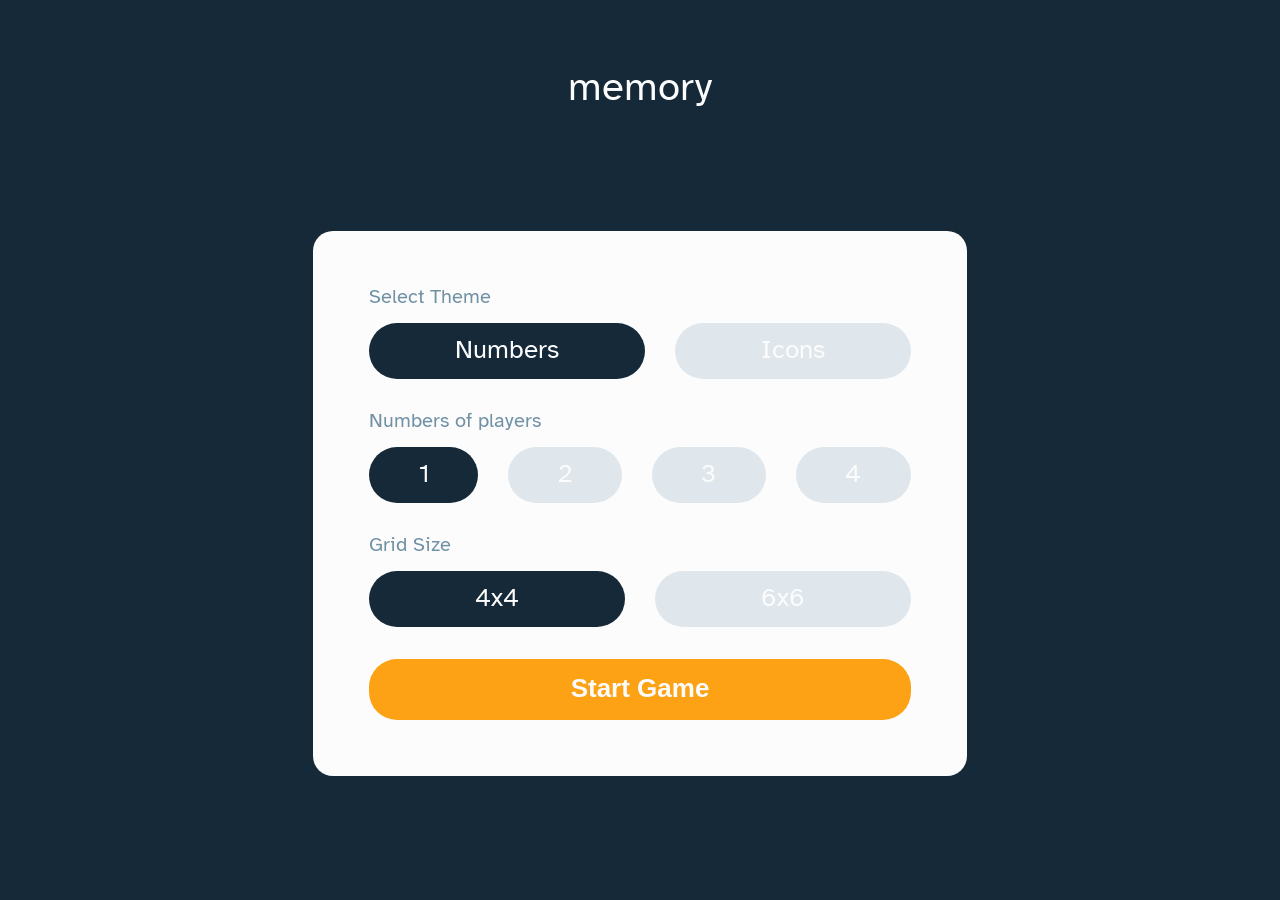
<file: public/index.html>
<!DOCTYPE html>
<html lang="en">
	<head>
		<meta charset="UTF-8" />
		<meta name="viewport" content="width=device-width, initial-scale=1.0" />

		<link rel="icon" type="image/png" sizes="32x32" href="./images/favicon-32x32.png" />
		<link rel="stylesheet" href="./css/style.css" />
		<link rel="stylesheet" href="https://cdnjs.cloudflare.com/ajax/libs/font-awesome/6.1.1/css/all.min.css" />
		<title>Frontend Mentor | Memory game</title>
	</head>
	<body class="in-setup">
		<header class="header">
			<h1 class="logo">memory</h1>
			<nav class="menu ml-auto">
				<button class="button onMobile accent" onclick="handleMenuMobile()">Menu</button>
				<button class="button onDesktop accent" onclick="restart()">Restart</button>
				<button class="button onDesktop" onclick="newGame()">New Game</button>
			</nav>
		</header>
		<nav class="menu-mobile-wrapper ml-auto">
			<div class="menu-mobile bg-white">
				<button class="button accent" onclick="restart()">Restart</button>
				<button class="button" onclick="newGame()">New Game</button>
				<button class="button" onclick="handleMenuMobile()">Resume Game</button>
			</div>
		</nav>
		<section id="setup" class="bg-white setup">
			<form class="setup-form game-options" name="game-options">
				<h2 class="panel-title">Select Theme</h2>
				<div class="panel-form panel__theme">
					<div class="input-radio form-group">
						<input type="radio" id="theme-numbers" name="theme" value="numbers" checked="checked" />
						<label for="theme-numbers">Numbers</label>
					</div>
					<div class="input-radio form-group">
						<input type="radio" id="theme-icons" name="theme" value="icons" />
						<label for="theme-icons">Icons</label>
					</div>
				</div>
				<h2 class="panel-title">Numbers of players</h2>
				<div class="panel-form panel__players">
					<div class="input-radio form-group">
						<input type="radio" id="players-one" name="players" value="1" checked="checked" />
						<label for="players-one">1</label>
					</div>
					<div class="input-radio form-group">
						<input type="radio" id="players-two" name="players" value="2" />
						<label for="players-two">2</label>
					</div>
					<div class="input-radio form-group">
						<input type="radio" id="players-three" name="players" value="3" />
						<label for="players-three">3</label>
					</div>
					<div class="input-radio form-group">
						<input type="radio" id="players-four" name="players" value="4" />
						<label for="players-four">4</label>
					</div>
				</div>
				<h2 class="panel-title">Grid Size</h2>
				<div class="panel-form panel__size">
					<div class="input-radio form-group">
						<input type="radio" id="size-four" name="size" value="4" checked="checked" />
						<label for="size-four">4x4</label>
					</div>
					<div class="input-radio form-group">
						<input type="radio" id="size-six" name="size" value="6" />
						<label for="size-six">6x6</label>
					</div>
				</div>
				<div class="panel-submit panel__start">
					<div class="input-radio form-group">
						<button class="start-game" type="submit">Start Game</button>
					</div>
				</div>
			</form>
		</section>
		<section class="board"></section>
		<section class="scores"></section>

		<section class="popup-wrapper">
			<div class="popup bg-white">
				<div class="popup-header"></div>
				<div class="results"></div>
				<div class="flex">
					<button class="button fg-1 accent" onclick="restart()">Restart</button> <button class="button fg-1" onclick="newGame()">Setup New Game</button>
				</div>
			</div>
		</section>
		<script src="js/script.js"></script>
	</body>
</html>
</file>
<file: public/css/style.css>
@import url("https://fonts.googleapis.com/css2?family=Atkinson+Hyperlegible:wght@700&display=swap");
html,
body,
div,
span,
applet,
object,
iframe,
h1,
h2,
h3,
h4,
h5,
h6,
p,
blockquote,
pre,
a,
abbr,
acronym,
address,
big,
cite,
code,
del,
dfn,
em,
img,
ins,
kbd,
q,
s,
samp,
small,
strike,
strong,
sub,
sup,
tt,
var,
b,
u,
i,
center,
dl,
dt,
dd,
ol,
ul,
li,
fieldset,
form,
label,
legend,
table,
caption,
tbody,
tfoot,
thead,
tr,
th,
td,
article,
aside,
canvas,
details,
embed,
figure,
figcaption,
footer,
header,
hgroup,
menu,
nav,
output,
ruby,
section,
summary,
time,
mark,
audio,
video {
  margin: 0;
  padding: 0;
  border: 0;
  font-size: 100%;
  font: inherit;
  vertical-align: baseline;
}

/* HTML5 display-role reset for older browsers */
article,
aside,
details,
figcaption,
figure,
footer,
header,
hgroup,
menu,
nav,
section {
  display: block;
}

body {
  line-height: 1;
}

ol,
ul {
  list-style: none;
}

blockquote,
q {
  quotes: none;
}

blockquote:before,
blockquote:after,
q:before,
q:after {
  content: "";
  content: none;
}

table {
  border-collapse: collapse;
  border-spacing: 0;
}

* {
  box-sizing: border-box;
}

.setup {
  width: 100%;
  max-width: 654px;
  margin: auto;
  border-radius: 20px;
  padding: 56px;
  color: #7191a5;
  font-size: 20px;
}

.popup {
  width: 100%;
  max-width: 654px;
  margin: auto;
  border-radius: 20px;
  padding: 56px;
  color: #7191a5;
  font-size: 20px;
  display: flex;
  flex-direction: column;
  gap: 40px;
}
.popup-wrapper {
  opacity: 0;
  transition: opacity 0.5s ease-in-out;
  position: absolute;
  top: 0;
  left: 0;
  width: 100%;
  min-height: 100vh;
  background: rgba(151, 151, 151, 0.5);
  z-index: 10;
  display: flex;
  flex-direction: column;
  justify-content: center;
  padding-left: min(24px, 3vw);
  padding-right: min(24px, 3vw);
}
.popup-header {
  text-align: center;
}
.popup-header .title {
  font-size: 48px;
  margin-bottom: 16px;
  color: #152938;
}

.menu-mobile {
  max-width: 354px;
  width: 100%;
  margin: auto;
  border-radius: 20px;
  padding: 24px;
  color: #7191a5;
  font-size: 20px;
  display: flex;
  flex-direction: column;
  gap: 16px;
}
.menu-mobile-wrapper {
  opacity: 0;
  visibility: hidden;
  transition: opacity 0.5s ease-in-out;
  position: absolute;
  top: 0;
  left: 0;
  width: 100%;
  min-height: 100vh;
  background: rgba(151, 151, 151, 0.5);
  z-index: 10;
  display: flex;
  flex-direction: column;
  justify-content: center;
  padding-left: min(24px, 3vw);
  padding-right: min(24px, 3vw);
}
.menu-mobile-wrapper.show {
  opacity: 1;
  visibility: visible;
  transition: opacity 0.5s ease-in-out;
}
.menu-mobile-header {
  text-align: center;
}
.menu-mobile-header .title {
  font-size: 48px;
  margin-bottom: 16px;
  color: #152938;
}

.panel-form {
  display: flex;
  flex-direction: row;
  justify-content: space-between;
  flex-wrap: wrap;
  gap: min(30px, 3vw);
  text-align: center;
  margin-bottom: 32px;
}
.panel-title {
  margin-bottom: 16px;
}

.header {
  display: flex;
  flex-direction: row;
  flex-wrap: wrap;
  align-content: center;
  justify-content: center;
  align-items: center;
  max-width: 1110px;
  width: 100%;
  gap: 16px;
  margin-left: auto;
  margin-right: auto;
  margin-top: 67px;
}
@media screen and (max-width: 768px) {
  .header {
    margin-top: min(24px, 3vw);
  }
}
.header .menu {
  display: flex;
  flex-direction: row;
  gap: 16px;
}

.scores {
  display: flex;
  flex-direction: row;
  flex-wrap: wrap;
  justify-content: center;
  width: 100%;
  gap: min(24px, 3vw);
  color: #7191a5;
  margin-bottom: 74px;
}
@media screen and (max-width: 768px) {
  .scores {
    margin-bottom: min(24px, 3vw);
  }
}
.scores .score {
  max-width: 230px;
  flex-grow: 1;
  background-color: #bcced9;
  padding: 17px 24px;
  display: flex;
  gap: 5px;
  flex-direction: column;
  align-items: center;
  justify-content: space-between;
  border-radius: 10px;
  position: relative;
  transition: background-color 0.3s ease, color 0.3s ease;
}
@media screen and (min-width: 768px) {
  .scores .score {
    flex-direction: row;
  }
}
@media screen and (max-width: 768px) {
  .scores .score .player-name {
    width: 10px;
    overflow: hidden;
    display: inline-flex;
  }
}
.scores .score::before {
  content: "CURRENT TURN";
  font-size: 13px;
  letter-spacing: 5px;
  position: absolute;
  bottom: -36px;
  left: 0;
  width: 100%;
  color: #152938;
  text-align: center;
  transform: translateY(13px);
  opacity: 0;
  transition: transform 0.3s ease, opacity 0.3s ease;
}
.scores .score::after {
  content: "";
  position: absolute;
  top: 10px;
  left: 50%;
  width: 28px;
  height: 28px;
  transform: translateX(-14px) rotate(45deg);
  background-color: #bcced9;
  z-index: -1;
  transition: background-color 0.3s ease, top 0.3s ease;
}
.scores .score.active {
  background-color: #fda214;
  color: #fcfcfc;
  transition: background-color 0.3s ease, color 0.3s ease;
}
.scores .score.active::before {
  transform: translateY(0);
  opacity: 1;
  transition: transform 0.3s ease, opacity 0.3s ease;
}
.scores .score.active::after {
  top: -14px;
  transition: background-color 0.3s ease, top 0.3s ease;
  background-color: #fda214;
}
.scores .score.active .font-big {
  color: #fcfcfc;
}
.scores .score .font-big {
  font-size: 32px;
  color: #152938;
}

.results {
  display: flex;
  flex-direction: column;
  gap: 16px;
}
.results .result {
  width: 100%;
  background-color: #bcced9;
  padding: 17px 32px;
  display: flex;
  align-items: center;
  justify-content: space-between;
  border-radius: 10px;
}
.results .result .font-big {
  font-size: 32px;
  color: #152938;
}
.results .winner {
  color: #fcfcfc;
  background-color: #152938;
}
.results .winner .font-big {
  color: #fcfcfc;
}

.logo {
  font-size: 40px;
}

.in-game .logo {
  color: #152938;
}

.in-setup .logo {
  color: #fcfcfc;
}

.button {
  display: block;
  font-size: 20px;
  font-weight: 700;
  padding-top: 14px;
  padding-bottom: 16px;
  padding-left: 20px;
  padding-right: 20px;
  border-radius: 28px;
  border: none;
  background-color: #dfe7ec;
  cursor: pointer;
}
.button:hover {
  background-color: #304859;
  color: #fcfcfc;
}
.button.accent {
  background-color: #fda214;
  color: #fcfcfc;
}
.button.accent:hover {
  background-color: #ffb84a;
}

.input-radio {
  flex-grow: 1;
}

.input-radio input[type=radio] {
  display: none;
}

.input-radio input[type=radio] + label {
  display: block;
  font-size: 26px;
  width: 100%;
  padding-top: 14px;
  padding-bottom: 16px;
  padding-left: 15px;
  padding-right: 15px;
  border-radius: 28px;
  background-color: #dfe7ec;
  color: #fcfcfc;
  cursor: pointer;
}
.input-radio input[type=radio] + label:hover {
  background-color: #7191a5;
}

.input-radio input[type=radio]:checked + label {
  background-color: #152938;
}

.input-radio button[type=submit] {
  display: block;
  font-size: 26px;
  font-weight: 700;
  width: 100%;
  padding-top: 14px;
  padding-bottom: 16px;
  border-radius: 28px;
  background-color: #fda214;
  color: #fcfcfc;
  border: none;
  cursor: pointer;
}
.input-radio button[type=submit]:hover {
  background-color: #ffb84a;
}

.in-setup {
  background-color: #152938;
  transition: background-color 0.5s ease-in-out;
}
.in-setup .header .menu {
  display: none;
  visibility: hidden;
}
.in-setup .board {
  display: none;
}
.in-setup .scores {
  display: none;
}
.in-setup .popup-wrapper {
  display: none;
}

.in-game {
  transition: background-color 0.5s ease-in-out;
  background-color: #fcfcfc;
}
.in-game .setup {
  display: none;
}
.in-game .popup-wrapper {
  display: none;
}

.game-finished .setup {
  display: none;
}
.game-finished .popup-wrapper {
  display: flex;
  opacity: 1;
  transition: opacity 1.5s ease-in-out;
}

.board {
  display: grid;
  width: 100%;
  max-width: 572px;
  max-height: auto;
  min-height: 0;
  min-width: 0;
  gap: min(24px, 3vw);
  margin: 50px auto;
  justify-content: center;
  align-items: center;
  justify-items: center;
}

.card {
  background-color: transparent;
  width: 100%;
  height: 100%;
  min-width: 0;
  min-height: 0;
  aspect-ratio: 1;
  border-radius: 50%;
  transition: transform 0.3s cubic-bezier(0.075, 0.82, 0.165, 1);
  cursor: pointer;
  position: relative;
  text-align: center;
  transition: transform 0.8s;
  transform-style: preserve-3d;
  perspective: 1000px;
  /* Remove this if you don't want the 3D effect */
  background-color: #152938;
  color: #fcfcfc;
}
.card .back {
  height: 100%;
  width: 100%;
  border-radius: 50%;
  display: flex;
  justify-content: center;
  align-items: center;
  position: absolute;
  width: 100%;
  height: 100%;
  top: 0;
  user-select: none;
  background-color: #dfe7ec;
  transform: rotateY(180deg);
  -webkit-backface-visibility: hidden;
  /* Safari */
  backface-visibility: hidden;
  font-size: inherit;
}
.card.flipped {
  transform: rotateY(180deg);
  transition: transform 0.3s ease-in-out, background-color 0.3s ease-in-out;
}
.card.found {
  transform: rotateY(180deg);
  transition: transform 0.3s ease-in-out, background-color 0.3s ease-in-out;
}
.card.found .back {
  background-color: #fda214;
}

.card[data-size="4"] .back {
  font-size: min(56px, 12vw);
}

.card[data-size="4"].icons .back {
  font-size: min(50px, 9vw);
}

.card[data-size="6"] .back {
  font-size: min(44px, 8vw);
}

.card[data-size="6"].icons .back {
  font-size: min(18px, 5vw);
}

@media screen and (min-width: 768px) {
  .card[data-size="4"] .back {
    font-size: 56px;
  }

  .card[data-size="4"].icons .back {
    font-size: 50px;
  }

  .card[data-size="6"] .back {
    font-size: 44px;
  }

  .card[data-size="6"].icons .back {
    font-size: 34px;
  }
}
.bg-white {
  background-color: #fcfcfc;
}

.radius {
  border-radius: 20px;
}

.hide {
  display: none;
  visibility: hidden;
}

.mr-auto {
  margin-right: auto;
}

.ml-auto {
  margin-left: auto;
}

.flex {
  display: flex;
  gap: 16px;
}

.w-100 {
  width: 100%;
}

.onMobile {
  display: none;
}
@media screen and (max-width: 768px) {
  .onMobile {
    display: block;
  }
}

.onDesktop {
  display: none;
}
@media screen and (min-width: 768px) {
  .onDesktop {
    display: block;
  }
}

.fg-1 {
  flex-grow: 1;
}

body {
  font-family: "Atkinson Hyperlegible", sans-serif;
  padding-left: min(24px, 3vw);
  padding-right: min(24px, 3vw);
  display: flex;
  flex-direction: column;
  min-height: 100vh;
  justify-content: space-between;
}
</file>
